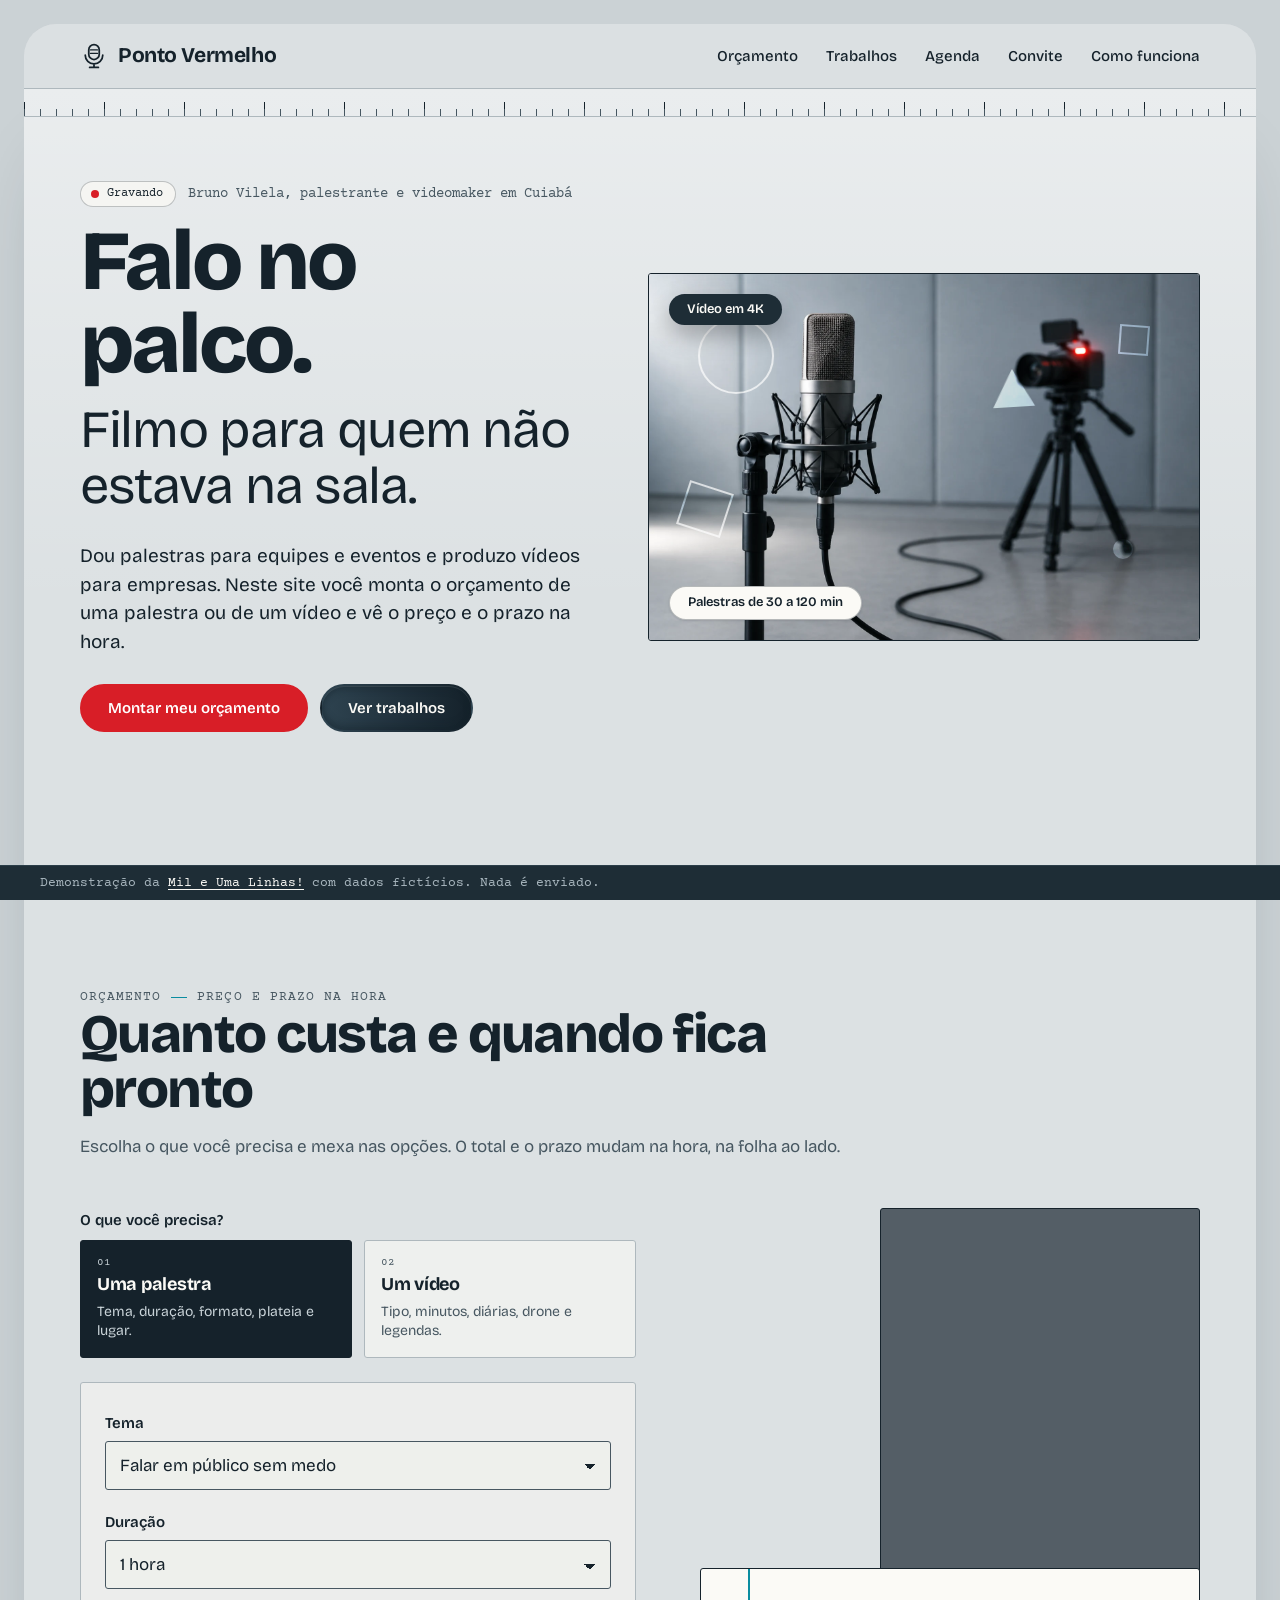
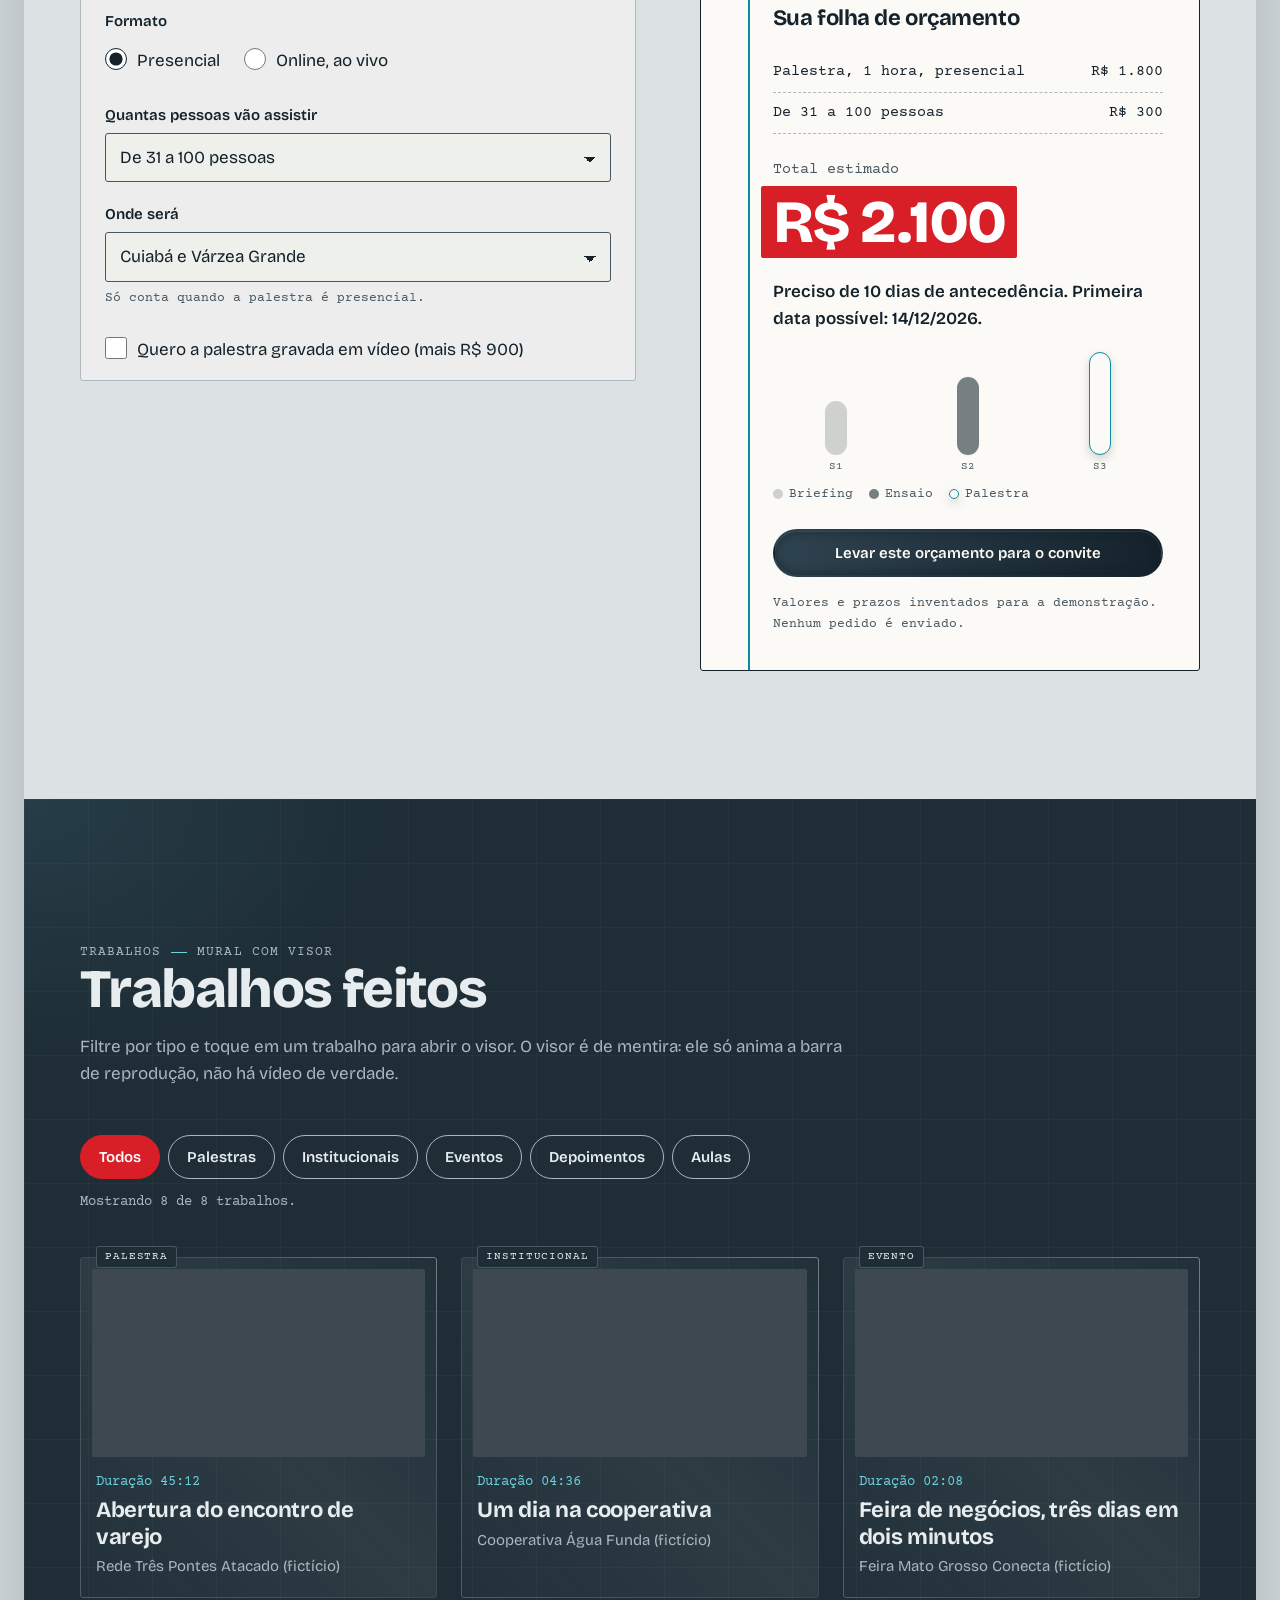
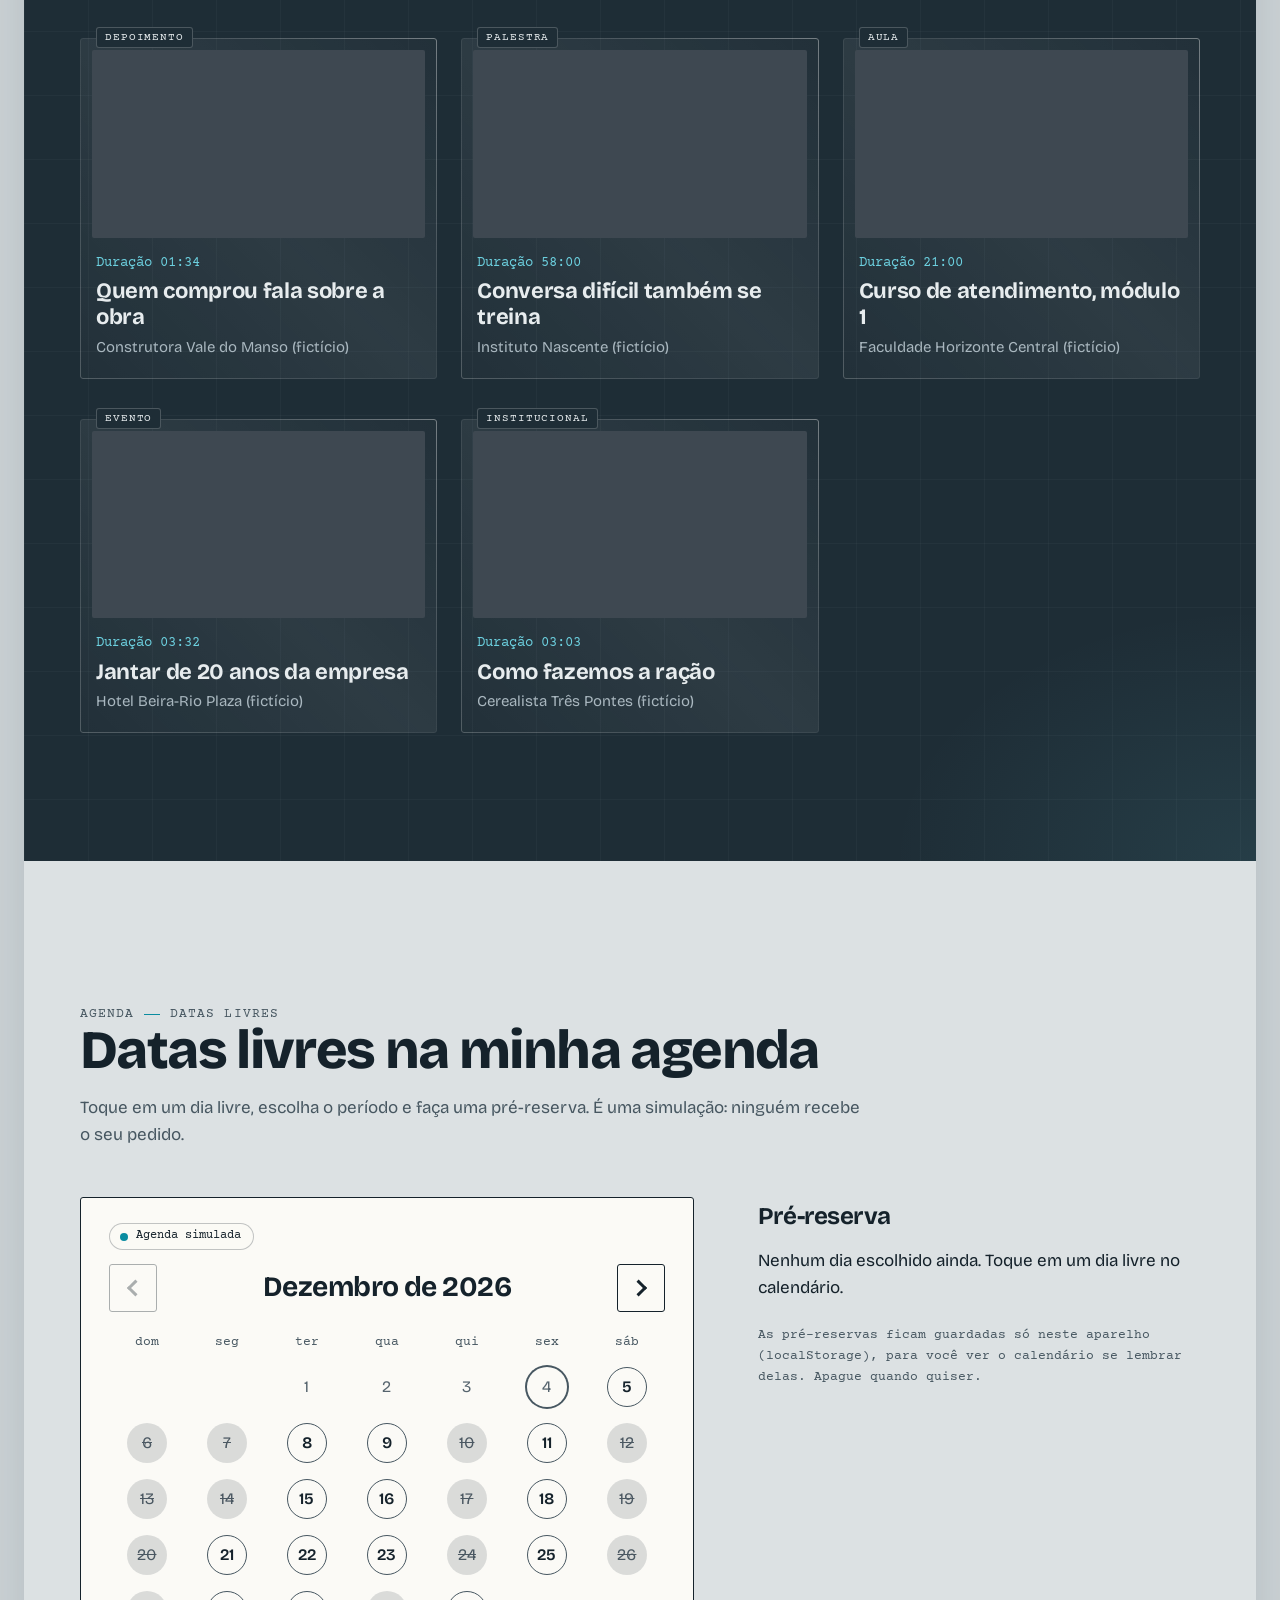
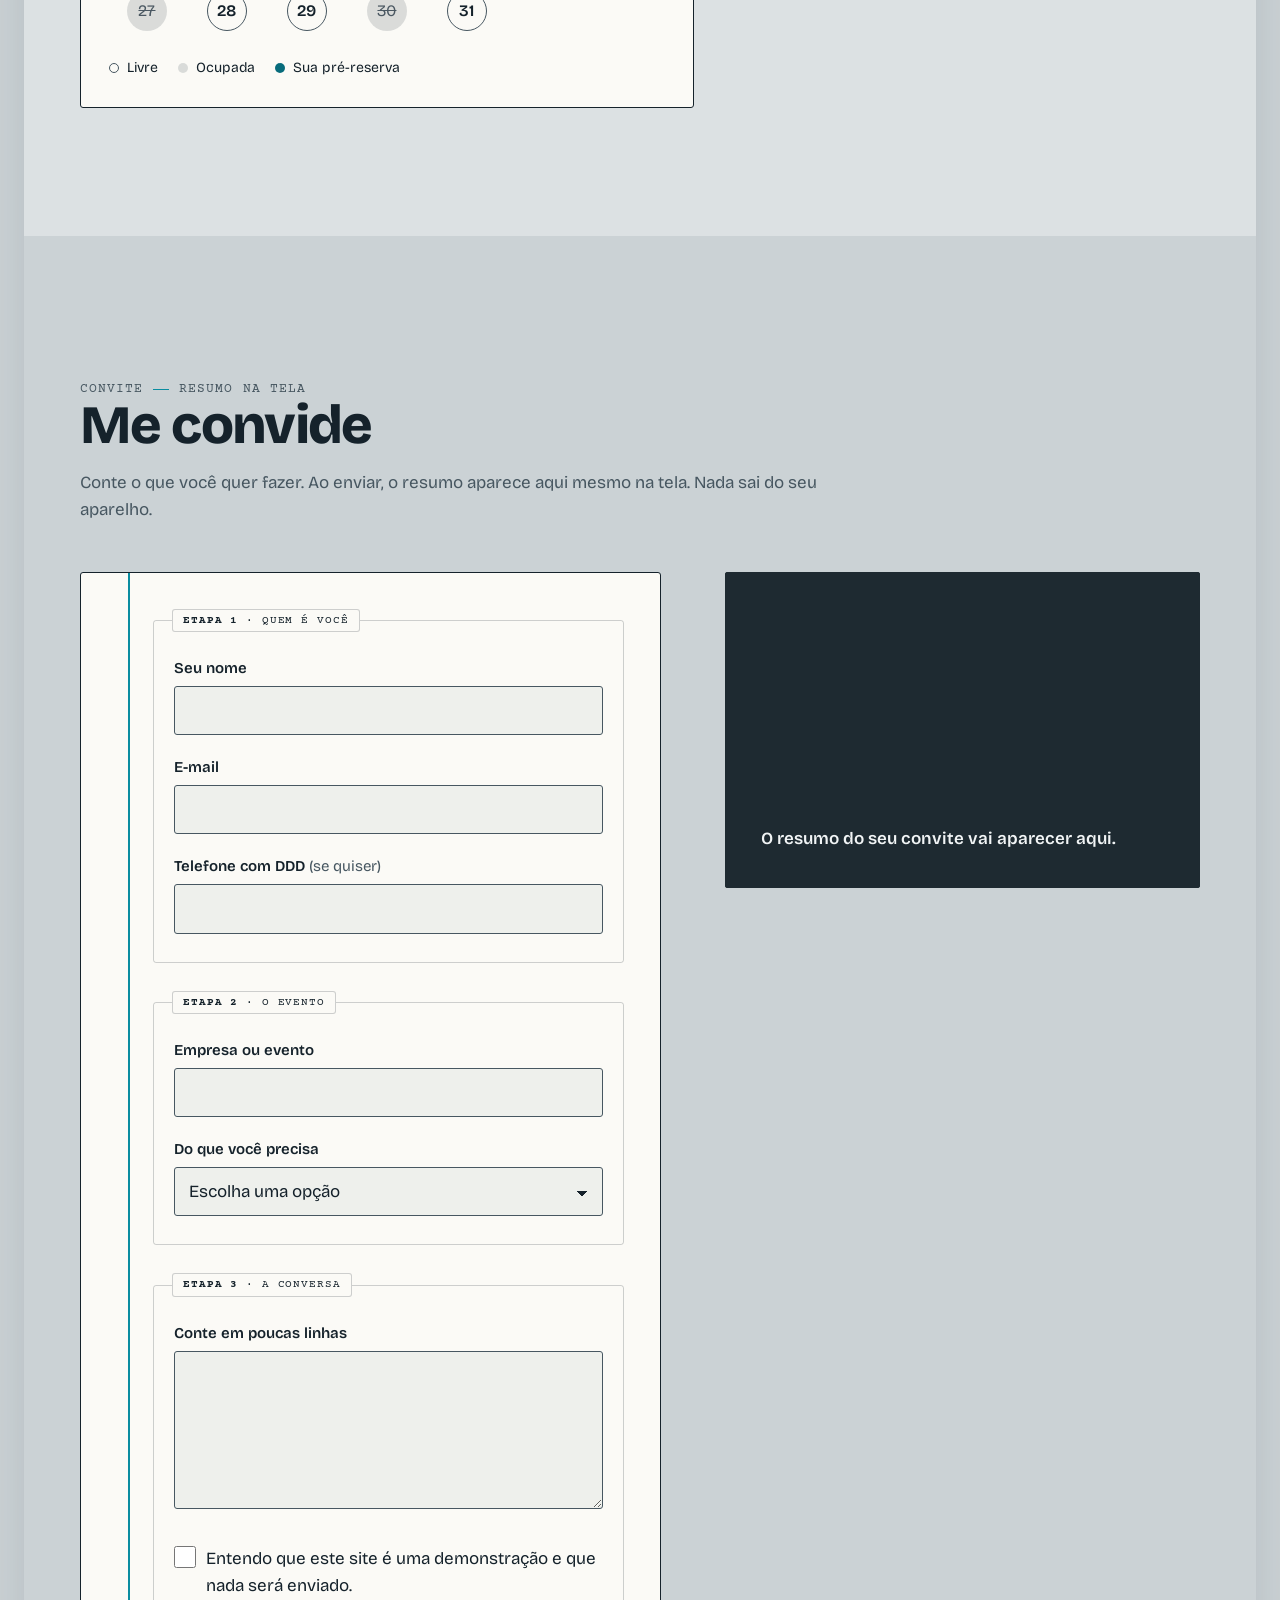
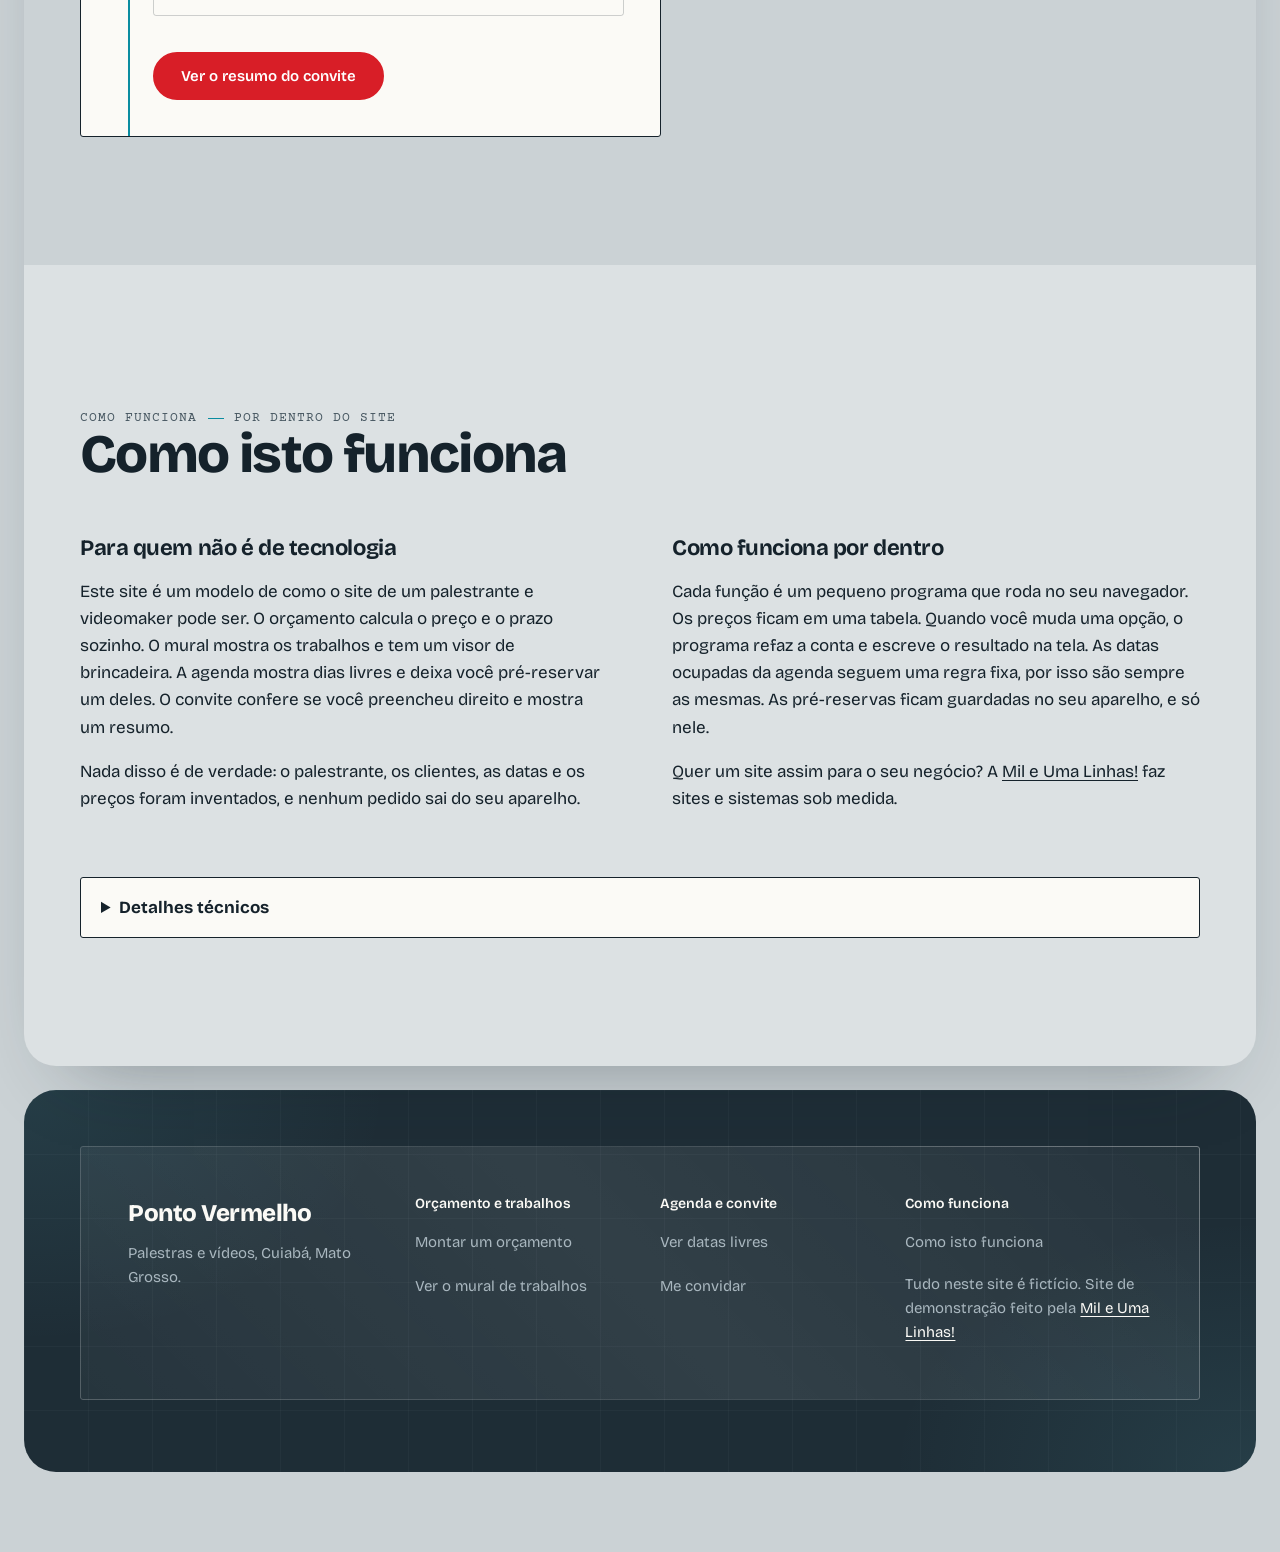
<file: index.html>
<!DOCTYPE html>
<html lang="pt-BR">
<head>
  <meta charset="utf-8">
  <meta name="viewport" content="width=device-width, initial-scale=1">
  <meta http-equiv="Content-Security-Policy" content="default-src 'self'; script-src 'self'; style-src 'self'; img-src 'self' data:; font-src 'self'; connect-src 'none'; object-src 'none'; base-uri 'self'; form-action 'none'">
  <title>Ponto Vermelho | Palestras e vídeos em Cuiabá</title>
  <meta name="description" content="Site de demonstração de um palestrante e videomaker fictício em Cuiabá: orçamento de palestra e de vídeo com preço e prazo na hora, mural de trabalhos com visor simulado, agenda de datas livres com pré-reserva e convite com resumo na tela. Feito pela Mil e Uma Linhas!.">
  <meta name="theme-color" content="#DCE1E3">
  <link rel="canonical" href="https://toshiro01001.github.io/palestrante/">
  <link rel="icon" href="favicon.svg" type="image/svg+xml">
  <link rel="preload" href="fonts/bricolage-grotesque-latin-wght-normal.woff2" as="font" type="font/woff2" crossorigin>
  <link rel="preload" href="fonts/courier-prime-latin-400-normal.woff2" as="font" type="font/woff2" crossorigin>
  <link rel="stylesheet" href="css/estilo.css">
</head>
<body>
  <a class="pular" href="#conteudo">Pular para o conteúdo</a>

  <header class="topo">
    <div class="miolo topo-miolo">
      <a class="marca" href="#inicio" aria-label="Ponto Vermelho, início">
        <svg class="marca-sinal" viewBox="0 0 32 32" aria-hidden="true" focusable="false">
          <rect x="10" y="3" width="12" height="17" rx="6" fill="none" stroke="currentColor" stroke-width="2"/>
          <path d="M6 15a10 10 0 0 0 20 0M16 25v4M11 29h10" fill="none" stroke="currentColor" stroke-width="2" stroke-linecap="round"/>
          <path d="M12 9h8M12 13h8" stroke="currentColor" stroke-width="1.5" stroke-linecap="round"/>
        </svg>
        <span class="marca-nome">Ponto Vermelho</span>
      </a>
      <button class="menu-botao" type="button" id="menu-botao" aria-expanded="false" aria-controls="menu">Menu</button>
      <nav class="menu" id="menu" aria-label="Seções do site">
        <ul>
          <li><a href="#orcamento">Orçamento</a></li>
          <li><a href="#trabalhos">Trabalhos</a></li>
          <li><a href="#agenda">Agenda</a></li>
          <li><a href="#convite">Convite</a></li>
          <li><a href="#como-funciona">Como funciona</a></li>
        </ul>
      </nav>
    </div>
  </header>

  <main id="conteudo">

    <section class="hero" id="inicio" aria-labelledby="titulo-hero">
      <div class="regua" aria-hidden="true"></div>
      <div class="miolo hero-miolo">
        <div class="hero-texto">
          <p class="hero-assinatura"><span class="status" aria-hidden="true"><span class="status-ponto"></span>Gravando</span><span>Bruno Vilela, palestrante e videomaker em Cuiabá</span></p>
          <h1 id="titulo-hero">Falo no palco. <span class="hero-frase2">Filmo para quem não estava na sala.</span></h1>
          <p class="hero-apoio">Dou palestras para equipes e eventos e produzo vídeos para empresas. Neste site você monta o orçamento de uma palestra ou de um vídeo e vê o preço e o prazo na hora.</p>
          <div class="hero-acoes">
            <a class="botao botao-principal" href="#orcamento">Montar meu orçamento</a>
            <a class="botao botao-contorno" href="#trabalhos">Ver trabalhos</a>
          </div>
        </div>
        <figure class="hero-moldura">
          <img class="hero-foto" src="img/hero.webp" width="1620" height="1080" alt="Microfone de estúdio em primeiro plano e, ao fundo, uma câmera sobre tripé com a luz vermelha de gravação acesa." decoding="async" fetchpriority="high">
          <div class="formas" aria-hidden="true">
            <span class="forma forma-circulo"></span>
            <span class="forma forma-quadrado"></span>
            <span class="forma forma-triangulo"></span>
            <span class="forma forma-ponto"></span>
            <span class="forma forma-moldura"></span>
          </div>
          <p class="selo selo-claro" aria-hidden="true">Palestras de 30 a 120 min</p>
          <p class="selo selo-escuro" aria-hidden="true">Vídeo em 4K</p>
        </figure>
      </div>
    </section>

    <section class="secao" id="orcamento" aria-labelledby="titulo-orcamento">
      <div class="miolo">
        <header class="cabeca">
          <p class="sobretitulo"><span>Orçamento</span><span class="sobretitulo-traco" aria-hidden="true"></span><span>Preço e prazo na hora</span></p>
          <h2 id="titulo-orcamento">Quanto custa e quando fica pronto</h2>
          <p>Escolha o que você precisa e mexa nas opções. O total e o prazo mudam na hora, na folha ao lado.</p>
        </header>

        <div class="orc">
          <form class="orc-form" id="orc-form" novalidate>
            <fieldset class="escolha" id="orc-tipo">
              <legend>O que você precisa?</legend>
              <label class="escolha-item"><input type="radio" name="servico" value="palestra" checked><span class="escolha-tile"><span class="escolha-indice" aria-hidden="true">01</span><span class="escolha-titulo">Uma palestra</span><span class="escolha-texto">Tema, duração, formato, plateia e lugar.</span></span></label>
              <label class="escolha-item"><input type="radio" name="servico" value="video"><span class="escolha-tile"><span class="escolha-indice" aria-hidden="true">02</span><span class="escolha-titulo">Um vídeo</span><span class="escolha-texto">Tipo, minutos, diárias, drone e legendas.</span></span></label>
            </fieldset>

            <div id="bloco-palestra" class="bloco">
              <div class="campo">
                <label for="p-tema">Tema</label>
                <select id="p-tema" name="tema"></select>
              </div>
              <div class="campo">
                <label for="p-duracao">Duração</label>
                <select id="p-duracao" name="duracao"></select>
              </div>
              <fieldset class="campo campo-radios">
                <legend>Formato</legend>
                <label class="radio"><input type="radio" name="formato" value="presencial" checked><span>Presencial</span></label>
                <label class="radio"><input type="radio" name="formato" value="online"><span>Online, ao vivo</span></label>
              </fieldset>
              <div class="campo">
                <label for="p-plateia">Quantas pessoas vão assistir</label>
                <select id="p-plateia" name="plateia"></select>
              </div>
              <div class="campo">
                <label for="p-desloc">Onde será</label>
                <select id="p-desloc" name="deslocamento"></select>
                <p class="campo-nota" id="p-desloc-nota">Só conta quando a palestra é presencial.</p>
              </div>
              <label class="marcar"><input type="checkbox" id="p-gravar" name="gravar"><span>Quero a palestra gravada em vídeo (mais R$&nbsp;900)</span></label>
            </div>

            <div id="bloco-video" class="bloco" hidden>
              <div class="campo">
                <label for="v-tipo">Tipo de vídeo</label>
                <select id="v-tipo" name="vtipo"></select>
              </div>
              <div class="campo">
                <label for="v-min">Minutos do vídeo pronto</label>
                <input id="v-min" name="vmin" type="number" inputmode="numeric" min="1" max="30" value="3">
                <p class="campo-nota" id="v-min-nota">De 1 a 30 minutos.</p>
              </div>
              <div class="campo">
                <label for="v-diarias">Dias de gravação</label>
                <select id="v-diarias" name="vdiarias"></select>
                <p class="campo-nota">Cada dia de gravação é uma diária de câmera e áudio.</p>
              </div>
              <label class="marcar"><input type="checkbox" id="v-drone" name="vdrone"><span>Imagens de drone (mais R$&nbsp;650 por diária)</span></label>
              <label class="marcar"><input type="checkbox" id="v-legenda" name="vlegenda" checked><span>Legendas no vídeo (R$&nbsp;18 por minuto)</span></label>
            </div>
          </form>

          <div class="orc-lado">
          <figure class="orc-foto">
            <img src="img/bruno-palco.webp" width="1152" height="1440" alt="Palestrante de perfil, em contraluz, segurando um microfone no canto de um palco escuro, com o cabo do microfone ondulando no chão cinza." loading="lazy" decoding="async">
          </figure>
          <aside class="folha" aria-labelledby="folha-titulo">
            <h3 id="folha-titulo">Sua folha de orçamento</h3>
            <div id="orc-resultado" aria-live="polite" aria-atomic="true">
              <ul class="folha-linhas" id="orc-linhas"></ul>
              <p class="folha-total-rotulo">Total estimado</p>
              <p class="folha-total" id="orc-total">R$ 0</p>
              <p class="folha-prazo" id="orc-prazo"></p>
            </div>
            <div class="barras" id="orc-barras" role="img" aria-label="">
              <div class="barras-grade" id="orc-barras-grade"></div>
              <ul class="barras-legenda" aria-hidden="true">
                <li><span class="barras-ponto fase-1"></span><span id="orc-fase-1">Gravação</span></li>
                <li><span class="barras-ponto fase-2"></span><span id="orc-fase-2">Edição</span></li>
                <li><span class="barras-ponto fase-3"></span><span id="orc-fase-3">Revisão</span></li>
                <li><span class="barras-ponto fase-4"></span><span id="orc-fase-4">Entrega</span></li>
              </ul>
            </div>
            <button class="botao botao-contorno" type="button" id="orc-levar">Levar este orçamento para o convite</button>
            <p class="folha-aviso">Valores e prazos inventados para a demonstração. Nenhum pedido é enviado.</p>
          </aside>
          </div>
        </div>
      </div>
    </section>

    <section class="secao secao-escura" id="trabalhos" aria-labelledby="titulo-trabalhos">
      <div class="miolo">
        <header class="cabeca">
          <p class="sobretitulo"><span>Trabalhos</span><span class="sobretitulo-traco" aria-hidden="true"></span><span>Mural com visor</span></p>
          <h2 id="titulo-trabalhos">Trabalhos feitos</h2>
          <p>Filtre por tipo e toque em um trabalho para abrir o visor. O visor é de mentira: ele só anima a barra de reprodução, não há vídeo de verdade.</p>
        </header>

        <div class="filtros" id="filtros" role="group" aria-label="Filtrar trabalhos por tipo"></div>
        <p class="filtro-contagem" id="filtro-contagem" aria-live="polite"></p>
        <ul class="mural" id="mural"></ul>
      </div>
    </section>

    <section class="secao" id="agenda" aria-labelledby="titulo-agenda">
      <div class="miolo">
        <header class="cabeca">
          <p class="sobretitulo"><span>Agenda</span><span class="sobretitulo-traco" aria-hidden="true"></span><span>Datas livres</span></p>
          <h2 id="titulo-agenda">Datas livres na minha agenda</h2>
          <p>Toque em um dia livre, escolha o período e faça uma pré-reserva. É uma simulação: ninguém recebe o seu pedido.</p>
        </header>

        <div class="agenda">
          <div class="cal" id="cal">
            <p class="status status-cal" aria-hidden="true"><span class="status-ponto"></span>Agenda simulada</p>
            <div class="cal-topo">
              <button class="cal-seta" type="button" id="cal-ant" aria-label="Mês anterior">&lsaquo;</button>
              <h3 class="cal-mes" id="cal-mes" aria-live="polite"></h3>
              <button class="cal-seta" type="button" id="cal-prox" aria-label="Próximo mês">&rsaquo;</button>
            </div>
            <div class="cal-grade" id="cal-grade" role="group" aria-labelledby="cal-mes"></div>
            <ul class="cal-legenda" aria-label="Legenda do calendário">
              <li><span class="amostra amostra-livre" aria-hidden="true"></span>Livre</li>
              <li><span class="amostra amostra-cheia" aria-hidden="true"></span>Ocupada</li>
              <li><span class="amostra amostra-minha" aria-hidden="true"></span>Sua pré-reserva</li>
            </ul>
          </div>

          <div class="reserva">
            <h3>Pré-reserva</h3>
            <p id="reserva-vazio">Nenhum dia escolhido ainda. Toque em um dia livre no calendário.</p>
            <form id="reserva-form" hidden novalidate>
              <p class="reserva-data" id="reserva-data"></p>
              <fieldset class="campo campo-radios">
                <legend>Período</legend>
                <label class="radio"><input type="radio" name="periodo" value="manhã" checked><span>Manhã</span></label>
                <label class="radio"><input type="radio" name="periodo" value="tarde"><span>Tarde</span></label>
                <label class="radio"><input type="radio" name="periodo" value="noite"><span>Noite</span></label>
              </fieldset>
              <button class="botao botao-tinta" type="submit">Pré-reservar este dia</button>
            </form>
            <p class="reserva-ok" id="reserva-ok" role="status" hidden></p>
            <div class="reserva-lista" id="reserva-lista-bloco" hidden>
              <h4>Suas pré-reservas neste navegador</h4>
              <ul id="reserva-lista"></ul>
              <button class="botao botao-contorno" type="button" id="reserva-limpar">Apagar todas</button>
            </div>
            <p class="reserva-aviso">As pré-reservas ficam guardadas só neste aparelho (localStorage), para você ver o calendário se lembrar delas. Apague quando quiser.</p>
          </div>
        </div>
      </div>
    </section>

    <section class="secao secao-folha" id="convite" aria-labelledby="titulo-convite">
      <div class="miolo">
        <header class="cabeca">
          <p class="sobretitulo"><span>Convite</span><span class="sobretitulo-traco" aria-hidden="true"></span><span>Resumo na tela</span></p>
          <h2 id="titulo-convite">Me convide</h2>
          <p>Conte o que você quer fazer. Ao enviar, o resumo aparece aqui mesmo na tela. Nada sai do seu aparelho.</p>
        </header>

        <div class="convite">
          <form class="convite-form folha-papel" id="convite-form" novalidate>
            <fieldset class="etapa">
            <legend><span class="etapa-num">Etapa 1</span> · Quem é você</legend>
            <div class="campo">
              <label for="c-nome">Seu nome</label>
              <input id="c-nome" name="nome" type="text" autocomplete="name" aria-describedby="e-nome">
              <p class="erro" id="e-nome" hidden></p>
            </div>
            <div class="campo">
              <label for="c-email">E-mail</label>
              <input id="c-email" name="email" type="email" autocomplete="email" inputmode="email" aria-describedby="e-email">
              <p class="erro" id="e-email" hidden></p>
            </div>
            <div class="campo">
              <label for="c-tel">Telefone com DDD <span class="opcional">(se quiser)</span></label>
              <input id="c-tel" name="tel" type="tel" autocomplete="tel" inputmode="tel" aria-describedby="e-tel">
              <p class="erro" id="e-tel" hidden></p>
            </div>
            </fieldset>
            <fieldset class="etapa">
            <legend><span class="etapa-num">Etapa 2</span> · O evento</legend>
            <div class="campo">
              <label for="c-empresa">Empresa ou evento</label>
              <input id="c-empresa" name="empresa" type="text" autocomplete="organization" aria-describedby="e-empresa">
              <p class="erro" id="e-empresa" hidden></p>
            </div>
            <div class="campo">
              <label for="c-assunto">Do que você precisa</label>
              <select id="c-assunto" name="assunto" aria-describedby="e-assunto">
                <option value="">Escolha uma opção</option>
                <option value="uma palestra">Uma palestra</option>
                <option value="um vídeo">Um vídeo</option>
                <option value="uma palestra e um vídeo">Uma palestra e um vídeo</option>
              </select>
              <p class="erro" id="e-assunto" hidden></p>
            </div>
            </fieldset>
            <fieldset class="etapa">
            <legend><span class="etapa-num">Etapa 3</span> · A conversa</legend>
            <div class="campo">
              <label for="c-mensagem">Conte em poucas linhas</label>
              <textarea id="c-mensagem" name="mensagem" rows="5" aria-describedby="e-mensagem"></textarea>
              <p class="erro" id="e-mensagem" hidden></p>
            </div>
            <label class="marcar"><input type="checkbox" id="c-aceite" name="aceite" aria-describedby="e-aceite"><span>Entendo que este site é uma demonstração e que nada será enviado.</span></label>
            <p class="erro" id="e-aceite" hidden></p>
            </fieldset>
            <button class="botao botao-principal" type="submit">Ver o resumo do convite</button>
          </form>

          <div class="resumo" id="resumo" tabindex="-1" aria-live="polite">
            <figure class="resumo-foto">
              <img src="img/bastidores-edicao.webp" width="1456" height="970" alt="Mesa de edição de vídeo em sala escura: dois monitores com linha do tempo desfocada, teclado, fones e uma luz vermelha pequena acesa em um aparelho." loading="lazy" decoding="async">
            </figure>
            <p class="resumo-vazio" id="resumo-vazio">O resumo do seu convite vai aparecer aqui.</p>
            <div id="resumo-corpo" hidden>
              <h3>Resumo do convite</h3>
              <p class="resumo-selo">Simulação: nada foi enviado</p>
              <dl id="resumo-lista"></dl>
              <button class="botao botao-contorno" type="button" id="resumo-novo">Fazer outro convite</button>
            </div>
          </div>
        </div>
      </div>
    </section>

    <section class="secao secao-como" id="como-funciona" aria-labelledby="titulo-como">
      <div class="miolo como">
        <header class="cabeca">
          <p class="sobretitulo"><span>Como funciona</span><span class="sobretitulo-traco" aria-hidden="true"></span><span>Por dentro do site</span></p>
          <h2 id="titulo-como">Como isto funciona</h2>
        </header>
        <div class="como-colunas">
          <div>
            <h3>Para quem não é de tecnologia</h3>
            <p>Este site é um modelo de como o site de um palestrante e videomaker pode ser. O orçamento calcula o preço e o prazo sozinho. O mural mostra os trabalhos e tem um visor de brincadeira. A agenda mostra dias livres e deixa você pré-reservar um deles. O convite confere se você preencheu direito e mostra um resumo.</p>
            <p>Nada disso é de verdade: o palestrante, os clientes, as datas e os preços foram inventados, e nenhum pedido sai do seu aparelho.</p>
          </div>
          <div>
            <h3>Como funciona por dentro</h3>
            <p>Cada função é um pequeno programa que roda no seu navegador. Os preços ficam em uma tabela. Quando você muda uma opção, o programa refaz a conta e escreve o resultado na tela. As datas ocupadas da agenda seguem uma regra fixa, por isso são sempre as mesmas. As pré-reservas ficam guardadas no seu aparelho, e só nele.</p>
            <p>Quer um site assim para o seu negócio? A <a href="https://mileumalinhas.com.br">Mil e Uma Linhas!</a> faz sites e sistemas sob medida.</p>
          </div>
        </div>
        <details class="tecnico">
          <summary>Detalhes técnicos</summary>
          <ul>
            <li>HTML, CSS e JavaScript puros. Sem framework, sem CDN, sem analytics e sem fonte externa.</li>
            <li>Fontes locais em <code>fonts/</code>: Bricolage Grotesque (títulos e texto) e Courier Prime (tempos e rótulos), ambas com licença SIL OFL.</li>
            <li>Política de segurança de conteúdo (CSP) restritiva: <code>default-src 'self'</code>, sem script nem estilo embutido, <code>connect-src 'none'</code> e <code>form-action 'none'</code>.</li>
            <li>Preços e trabalhos em <code>js/dados.js</code>; a lógica em <code>js/app.js</code>. As contas são funções puras que recebem as escolhas e devolvem total e prazo.</li>
            <li>O visor do mural é um <code>&lt;dialog&gt;</code> com um controle deslizante e um relógio simulado. Não existe arquivo de vídeo.</li>
            <li>O único dado guardado é a lista de pré-reservas, em <code>localStorage</code> com a chave <code>pv-prereservas</code>.</li>
            <li>Testes automatizados com Playwright em <code>tests/site.cjs</code> (computador, iPhone 13 e 320 px).</li>
          </ul>
        </details>
      </div>
    </section>
  </main>

  <footer class="rodape">
    <div class="miolo">
      <div class="rodape-cartao vidro">
        <div class="rodape-col">
          <p class="rodape-nome">Ponto Vermelho</p>
          <p>Palestras e vídeos, Cuiabá, Mato Grosso.</p>
        </div>
        <nav class="rodape-col" aria-labelledby="rodape-t1">
          <h2 class="rodape-titulo" id="rodape-t1">Orçamento e trabalhos</h2>
          <ul>
            <li><a href="#orcamento">Montar um orçamento</a></li>
            <li><a href="#trabalhos">Ver o mural de trabalhos</a></li>
          </ul>
        </nav>
        <nav class="rodape-col" aria-labelledby="rodape-t2">
          <h2 class="rodape-titulo" id="rodape-t2">Agenda e convite</h2>
          <ul>
            <li><a href="#agenda">Ver datas livres</a></li>
            <li><a href="#convite">Me convidar</a></li>
          </ul>
        </nav>
        <div class="rodape-col">
          <h2 class="rodape-titulo">Como funciona</h2>
          <ul>
            <li><a href="#como-funciona">Como isto funciona</a></li>
          </ul>
          <p>Tudo neste site é fictício. Site de demonstração feito pela <a href="https://mileumalinhas.com.br">Mil e Uma Linhas!</a></p>
        </div>
      </div>
    </div>
  </footer>

  <p class="faixa-demo">Demonstração da <a href="https://mileumalinhas.com.br">Mil e Uma Linhas!</a> com dados fictícios. Nada é enviado.</p>

  <dialog class="visor" id="visor" aria-labelledby="visor-titulo">
    <div class="visor-caixa">
      <button class="visor-fechar" type="button" id="visor-fechar">Fechar</button>
      <h3 id="visor-titulo"></h3>
      <p class="visor-meta" id="visor-meta"></p>
      <div class="visor-tela">
        <span class="visor-pontos" aria-hidden="true"></span>
        <div class="visor-janela">
          <img id="visor-img" src="img/hero.webp" alt="" width="1456" height="816" decoding="async">
          <span class="visor-tempo" id="visor-tempo">00:00 / 00:00</span>
        </div>
        <div class="visor-linha" aria-hidden="true">
          <div class="visor-clipes"></div>
          <div class="visor-cabeca" id="visor-cabeca"></div>
        </div>
      </div>
      <div class="visor-controles">
        <button class="botao botao-contorno" type="button" id="visor-play">Reproduzir</button>
        <button class="botao botao-contorno" type="button" id="visor-reiniciar">Voltar ao início</button>
        <label class="visor-pos"><span class="so-leitor">Posição do vídeo</span><input type="range" id="visor-pos" min="0" max="1000" value="0"></label>
      </div>
      <p class="visor-nota" id="visor-nota"></p>
      <p class="visor-aviso">Visor de demonstração: a barra anda sozinha, mas não existe vídeo por trás.</p>
    </div>
  </dialog>

  <script src="js/dados.js"></script>
  <script src="js/app.js"></script>
</body>
</html>
</file>
<file: css/estilo.css>
/* Ponto Vermelho: identidade em docs/identidade.md.
   Regra do vermelho (a luz de tally): aparece em um lugar por tela, o que está "ao vivo" naquele momento. */

@font-face { font-family: "Bricolage"; src: url("../fonts/bricolage-grotesque-latin-wght-normal.woff2") format("woff2"); font-weight: 200 800; font-style: normal; font-display: swap; }
@font-face { font-family: "Courier Prime"; src: url("../fonts/courier-prime-latin-400-normal.woff2") format("woff2"); font-weight: 400; font-style: normal; font-display: swap; }
@font-face { font-family: "Courier Prime"; src: url("../fonts/courier-prime-latin-700-normal.woff2") format("woff2"); font-weight: 700; font-style: normal; font-display: swap; }

:root {
  --parede: #DCE1E3;
  --parede-2: #CBD2D5;
  --folha: #FBFAF6;
  --campo: #EEF0EC;
  --tinta: #15222B;
  --tinta-2: #475761;
  --cabo: #1E2D36;
  --cabo-2: #2B3E49;
  --tally: #D81E27;
  --tally-escuro: #B3141C;
  --ciano: #0A8CA0;
  --ciano-claro: #6CD0DF;
  --prata: #A9B7BF;
  --linha: #AEB8BD;
  --erro: #A3121A;
  --moldura: #CBD2D5;
  --grade-64: url("data:image/svg+xml,%3Csvg xmlns='http://www.w3.org/2000/svg' width='64' height='64'%3E%3Cpath d='M64 0H0V64' fill='none' stroke='%23fff' stroke-opacity='.05' stroke-width='1'/%3E%3C/svg%3E");
  --vidro: linear-gradient(225deg, rgba(255,255,255,0) 0%, rgba(255,255,255,.05) 50%, rgba(255,255,255,0) 100%);
  --vidro-borda: linear-gradient(225deg, rgba(255,255,255,.38) 0%, rgba(255,255,255,.06) 45%, rgba(255,255,255,.22) 100%);

  --texto: "Bricolage", "Segoe UI", system-ui, sans-serif;
  --pauta: "Courier Prime", "Courier New", monospace;

  --margem: 20px;
  --raio: 3px;
  --u: 8px;
}
@media (min-width: 760px) { :root { --margem: 40px; } }

*, *::before, *::after { box-sizing: border-box; }
html { scroll-behavior: smooth; scroll-padding-top: 88px; scroll-padding-bottom: 72px; -webkit-text-size-adjust: 100%; }
@media (prefers-reduced-motion: reduce) { html { scroll-behavior: auto; } }
body {
  margin: 0; padding-bottom: 56px;
  background: var(--parede); color: var(--tinta);
  font-family: var(--texto); font-size: 1.0625rem; line-height: 1.6; font-weight: 400;
  overflow-wrap: break-word;
}
img { max-width: 100%; height: auto; display: block; }
a { color: inherit; text-underline-offset: 3px; text-decoration-thickness: 1px; }
a:hover { text-decoration-thickness: 2px; }
h1, h2, h3, h4 { font-weight: 700; letter-spacing: -0.02em; margin: 0; }
p { margin: 0 0 1em; }
code { font-family: var(--pauta); font-size: 0.9em; background: var(--campo); padding: 1px 5px; border-radius: 2px; }
.secao-escura code, .rodape code { background: var(--cabo-2); }

:focus-visible { outline: 3px solid var(--ciano); outline-offset: 3px; }
.secao-escura :focus-visible, .rodape :focus-visible, .visor :focus-visible { outline-color: var(--ciano-claro); }

.pular { position: absolute; left: 12px; top: -80px; background: var(--tinta); color: var(--folha); padding: 10px 16px; z-index: 100; border-radius: var(--raio); }
.pular:focus { top: 12px; }
.so-leitor { position: absolute; width: 1px; height: 1px; overflow: hidden; clip-path: inset(50%); white-space: nowrap; }

.miolo { width: 100%; max-width: 1200px; margin: 0 auto; padding-left: var(--margem); padding-right: var(--margem); }

/* Main card (Future UI): a partir de 1200px a página vive em um cartão Parede de cantos de 2rem,
   com um brilho branco no topo, sobre uma margem um pouco mais escura. No celular a moldura some. */
main { position: relative; }
main > section { position: relative; z-index: 1; }
@media (min-width: 1200px) {
  body { background: var(--moldura); padding: 24px 24px 80px; }
  .topo { border-radius: 2rem 2rem 0 0; }
  main { background: var(--parede); border-radius: 0 0 2rem 2rem; overflow: clip; box-shadow: 0 40px 80px -48px rgba(21, 34, 43, 0.45); }
  main::before { content: ""; position: absolute; left: 0; right: 0; top: 0; height: 520px; z-index: 0; pointer-events: none; background: linear-gradient(180deg, rgba(255, 255, 255, 0.4), rgba(255, 255, 255, 0) 100%); }
  .rodape { margin-top: 24px; border-radius: 2rem; overflow: clip; }
}

/* Page grid (Fluxora): grade de 64px quase invisível e dois brilhos ciano nos cantos, nos blocos em Cabo */
.secao-escura, .resumo.resumo-cheio, .rodape {
  background-color: var(--cabo);
  background-image:
    radial-gradient(520px 360px at 0% 0%, rgba(108, 208, 223, 0.10), rgba(108, 208, 223, 0) 70%),
    radial-gradient(520px 360px at 100% 100%, rgba(108, 208, 223, 0.10), rgba(108, 208, 223, 0) 70%),
    var(--grade-64);
  background-size: auto, auto, 64px 64px;
}

/* Glass card (Fluxora): fundo em vidro a 225 graus e borda de 1px em degradê via máscara */
.vidro, .cartao { position: relative; background-image: var(--vidro); }
.vidro::before, .cartao::before {
  content: ""; position: absolute; inset: 0; border-radius: inherit; padding: 1px; pointer-events: none;
  background: var(--vidro-borda);
  -webkit-mask: linear-gradient(#000 0 0) content-box, linear-gradient(#000 0 0);
  -webkit-mask-composite: xor; mask-composite: exclude;
}

/* Status pill (Fluxora): ponto pulsando + rótulo em Courier */
.status { display: inline-flex; align-items: center; gap: 8px; flex: none; font-family: var(--pauta); font-size: 0.75rem; line-height: 1.2; color: var(--tinta); padding: 5px 12px 5px 10px; border-radius: 999px; border: 1px solid rgba(21, 34, 43, 0.25); background: rgba(251, 250, 246, 0.7); }
.status-ponto { position: relative; width: 8px; height: 8px; border-radius: 50%; background: var(--tally); flex: none; }
.status-ponto::after { content: ""; position: absolute; inset: 0; border-radius: 50%; background: inherit; opacity: 0; }
.status-cal .status-ponto { background: var(--ciano); }
@media (prefers-reduced-motion: no-preference) {
  .status-ponto::after { animation: pulso 2s cubic-bezier(0, 0, 0.2, 1) infinite; }
}
@keyframes pulso { 0% { transform: scale(1); opacity: 0.6; } 80%, 100% { transform: scale(2.6); opacity: 0; } }

/* Eyebrow pair (Future UI): rótulo + traço de 16px + frase, em Courier caixa alta */
.sobretitulo { display: flex; flex-wrap: wrap; align-items: center; gap: 4px 10px; margin: 0 0 18px; font-family: var(--pauta); font-size: 0.8125rem; line-height: 1.4; letter-spacing: 0.08em; text-transform: uppercase; color: var(--tinta-2); }
.sobretitulo-traco { width: 16px; height: 1px; background: var(--ciano); flex: none; }
.secao-escura .sobretitulo { color: var(--prata); }
.secao-escura .sobretitulo-traco { background: var(--ciano-claro); }

/* Faixa de demonstração: fixa na base, discreta e sempre à vista */
.faixa-demo {
  position: fixed; left: 0; right: 0; bottom: 0; z-index: 60; margin: 0;
  background: var(--cabo); color: var(--prata);
  font-family: var(--pauta); font-size: 0.8125rem; line-height: 1.4;
  padding: 8px var(--margem); border-top: 1px solid var(--cabo-2);
}
.faixa-demo a { color: var(--folha); }

/* Topo */
.topo { position: sticky; top: 0; z-index: 40; background: rgba(220, 225, 227, 0.94); backdrop-filter: blur(8px); border-bottom: 1px solid var(--linha); }
.topo-miolo { display: flex; align-items: center; justify-content: space-between; gap: 12px; min-height: 64px; flex-wrap: wrap; }
.marca { display: inline-flex; align-items: center; gap: 10px; text-decoration: none; color: var(--tinta); }
.marca-sinal { width: 28px; height: 28px; flex: none; }
.marca-nome { font-size: 1.3125rem; font-weight: 700; letter-spacing: -0.02em; }
.menu-botao { font: inherit; font-family: var(--pauta); font-size: 0.9375rem; background: transparent; color: var(--tinta); border: 1.5px solid var(--tinta); border-radius: var(--raio); padding: 8px 16px; min-height: 44px; cursor: pointer; }
.menu { display: none; width: 100%; padding-bottom: 12px; }
.menu.aberto { display: block; }
.menu ul { list-style: none; margin: 0; padding: 0; display: grid; }
.menu a { display: block; padding: 12px 0; border-top: 1px solid var(--linha); text-decoration: none; font-weight: 500; }
.menu a:hover { text-decoration: underline; }
@media (min-width: 900px) {
  .menu-botao { display: none; }
  .menu { display: block; width: auto; padding: 0; }
  .menu ul { display: flex; gap: 28px; }
  .menu a { border: 0; padding: 8px 0; font-size: 0.9375rem; }
}

/* Botões */
.botao { position: relative; isolation: isolate; overflow: hidden; display: inline-flex; align-items: center; justify-content: center; min-height: 48px; padding: 12px 26px; font: inherit; font-size: 0.9375rem; font-weight: 600; line-height: 1.2; text-align: center; text-decoration: none; border-radius: 999px; border: 2px solid transparent; cursor: pointer; transition: background-color 150ms, color 150ms, border-color 150ms; }
.botao:disabled { opacity: 0.45; cursor: not-allowed; }
/* Tally: chapado e único por tela */
.botao-principal { background: var(--tally); color: #fff; border-color: var(--tally); }
.botao-principal:hover { background: var(--tally-escuro); border-color: var(--tally-escuro); }
/* Primary button (Future UI): pílula em degradê de Tinta, sombras internas e véu branco que sobe no hover */
.botao-tinta, .botao-contorno {
  color: var(--folha); border-color: transparent;
  background: linear-gradient(90deg, #2E4350 0%, var(--tinta) 100%);
  box-shadow: inset 0 4px 6px rgba(21, 34, 43, 0.35), inset 0 -5px 6px rgba(21, 34, 43, 0.35), inset 0 1px 0 rgba(255, 255, 255, 0.14);
}
.botao-tinta::after, .botao-contorno::after { content: ""; position: absolute; inset: 0; z-index: -1; background: rgba(255, 255, 255, 0.1); transform: translateY(100%); transition: transform 300ms cubic-bezier(0.4, 0, 0.2, 1); }
@media (hover: hover) {
  .botao-tinta:hover:not(:disabled)::after, .botao-contorno:hover:not(:disabled)::after { transform: translateY(0); }
}
/* Nos blocos escuros o botão secundário continua em contorno claro */
.secao-escura .botao-contorno, .visor .botao-contorno, .resumo .botao-contorno { background: transparent; box-shadow: none; color: var(--folha); border-color: var(--prata); }
.secao-escura .botao-contorno:hover, .visor .botao-contorno:hover, .resumo .botao-contorno:hover { background: var(--folha); color: var(--tinta); border-color: var(--folha); }
.visor .botao-contorno[data-tocando="true"] { background: var(--folha); color: var(--tinta); border-color: var(--folha); }

/* Hero */
.regua { height: 28px; border-bottom: 1px solid var(--linha); background:
  repeating-linear-gradient(90deg, var(--tinta-2) 0 1px, transparent 1px 16px) 0 100% / 100% 7px no-repeat,
  repeating-linear-gradient(90deg, var(--tinta) 0 1px, transparent 1px 80px) 0 100% / 100% 14px no-repeat; }
.hero-miolo { display: grid; gap: 32px; padding-top: 28px; padding-bottom: 72px; align-items: center; }
.hero-assinatura { display: flex; flex-wrap: wrap; align-items: center; gap: 8px 12px; font-family: var(--pauta); font-size: 0.875rem; color: var(--tinta-2); margin-bottom: 14px; }
.hero h1 { font-size: clamp(2.5rem, 8.5vw, 5.25rem); line-height: 0.98; letter-spacing: -0.035em; font-weight: 800; }
.hero-frase2 { display: block; font-weight: 400; font-size: 0.62em; line-height: 1.08; letter-spacing: -0.025em; margin-top: 16px; color: var(--tinta); }
.hero-apoio { font-size: 1.0625rem; line-height: 1.5; max-width: 34em; margin: 20px 0 24px; }
@media (min-width: 760px) { .hero-apoio { font-size: 1.1875rem; margin: 28px 0; } }
.hero-acoes { display: flex; flex-wrap: wrap; gap: 12px; }
.hero-moldura { position: relative; margin: 0; aspect-ratio: 3 / 2; background: #9AA3A6; border-radius: var(--raio); overflow: hidden; border: 1.5px solid var(--tinta); }
.hero-foto { width: 100%; height: 100%; object-fit: cover; }

/* Floating shapes (Future UI): formas brancas em overlay sobre a foto, só no computador e com movimento */
.formas { display: none; position: absolute; inset: 0; pointer-events: none; mix-blend-mode: overlay; }
.forma { position: absolute; display: block; }
.forma-circulo { top: 12%; left: 9%; width: 76px; height: 76px; border: 2px solid rgba(255, 255, 255, 0.7); border-radius: 50%; animation: flutua1 6s ease-in-out infinite; }
.forma-quadrado { top: 58%; left: 6%; width: 46px; height: 46px; border: 2px solid rgba(255, 255, 255, 0.7); rotate: 18deg; animation: flutua2 8s ease-in-out infinite; }
.forma-triangulo { top: 26%; right: 30%; width: 42px; height: 38px; background: rgba(255, 255, 255, 0.7); clip-path: polygon(50% 0, 100% 100%, 0 100%); animation: gira2 12s linear infinite; }
.forma-ponto { bottom: 22%; right: 12%; width: 20px; height: 20px; border-radius: 50%; background: rgba(255, 255, 255, 0.7); animation: flutua2 5s ease-in-out infinite; }
.forma-moldura { top: 14%; right: 9%; width: 30px; height: 30px; border: 2px solid rgba(255, 255, 255, 0.7); animation: gira1 10s linear infinite; }
@keyframes flutua1 { 50% { transform: translate(5px, -15px); } }
@keyframes flutua2 { 50% { transform: translate(-8px, 10px); } }
@keyframes gira1 { to { transform: rotate(360deg); } }
@keyframes gira2 { to { transform: rotate(-360deg); } }

/* Floating badges (Future UI): duas pílulas nos cantos da foto, só no computador */
.selo { display: none; position: absolute; z-index: 2; margin: 0; padding: 8px 18px; border-radius: 999px; font-size: 0.8125rem; font-weight: 600; line-height: 1.2; transition: transform 150ms cubic-bezier(0.4, 0, 0.2, 1); }
.selo:hover { transform: scale(1.05); }
.selo-claro { left: 20px; bottom: 20px; background: var(--folha); color: var(--tinta); border: 1px solid rgba(21, 34, 43, 0.3); box-shadow: 0 1px 2px rgba(21, 34, 43, 0.12); }
.selo-escuro { left: 20px; top: 20px; background: var(--cabo); color: var(--folha); box-shadow: 0 10px 24px rgba(0, 0, 0, 0.28); }
@media (min-width: 1024px) {
  .selo { display: block; }
}
@media (min-width: 1024px) and (prefers-reduced-motion: no-preference) {
  .formas { display: block; }
}
@media (min-width: 960px) {
  .hero-miolo { grid-template-columns: minmax(0, 1fr) minmax(0, 1.08fr); gap: 56px; padding-top: 64px; padding-bottom: 112px; }
}

/* Seções */
.secao { padding: 96px 0; }
@media (min-width: 900px) { .secao { padding: 128px 0; } }
.secao-escura { color: #E7ECEE; }
.secao-escura .cabeca p { color: var(--prata); }
.secao-folha { background: var(--parede-2); }
.cabeca { margin-bottom: 48px; max-width: 46em; }
.cabeca h2 { font-size: clamp(2rem, 5vw, 3.375rem); line-height: 1.02; letter-spacing: -0.03em; font-weight: 800; }
.cabeca p { margin: 16px 0 0; color: var(--tinta-2); }

/* Campos */
.campo { margin: 0 0 20px; padding: 0; border: 0; min-width: 0; }
.campo label:not(.radio), .campo legend { display: block; font-weight: 600; font-size: 0.9375rem; margin-bottom: 6px; padding: 0; }
.opcional { font-weight: 400; color: var(--tinta-2); }
input[type="text"], input[type="email"], input[type="tel"], input[type="number"], select, textarea {
  width: 100%; min-height: 48px; padding: 10px 14px; font: inherit; color: var(--tinta);
  background: var(--campo); border: 1.5px solid var(--tinta-2); border-radius: var(--raio);
}
select { appearance: none; background-image: linear-gradient(45deg, transparent 50%, var(--tinta) 50%), linear-gradient(135deg, var(--tinta) 50%, transparent 50%); background-position: calc(100% - 20px) 55%, calc(100% - 14px) 55%; background-size: 6px 6px; background-repeat: no-repeat; padding-right: 40px; }
textarea { resize: vertical; min-height: 140px; }
input:disabled, select:disabled { opacity: 0.6; }
[aria-invalid="true"] { border-color: var(--erro); border-width: 2px; }
.erro { color: var(--erro); font-size: 0.9375rem; font-weight: 600; margin: 6px 0 0; }
.campo-nota { font-family: var(--pauta); font-size: 0.8125rem; color: var(--tinta-2); margin: 6px 0 0; }
.campo-radios { display: flex; flex-wrap: wrap; gap: 8px 24px; }
.campo-radios legend { width: 100%; }
.radio, .marcar { display: flex; align-items: flex-start; gap: 10px; min-height: 44px; padding: 8px 0; cursor: pointer; }
.radio input, .marcar input { width: 22px; height: 22px; margin: 1px 0 0; flex: none; accent-color: var(--tinta); }

/* Feature tiles (Future UI): as duas escolhas viram tiles; o selecionado inverte para Tinta */
.escolha { display: grid; grid-template-columns: 1fr 1fr; gap: 12px; border: 0; padding: 0; margin: 0 0 24px; min-width: 0; }
.escolha legend { grid-column: 1 / -1; font-weight: 600; font-size: 0.9375rem; padding: 0; margin-bottom: 8px; }
.escolha-item { position: relative; display: block; min-width: 0; }
.escolha-item input { position: absolute; opacity: 0; inset: 0; width: 100%; height: 100%; margin: 0; cursor: pointer; z-index: 1; }
.escolha-tile { display: flex; flex-direction: column; gap: 6px; height: 100%; min-height: 56px; padding: 16px; background: rgba(251, 250, 246, 0.6); border: 1px solid var(--linha); border-radius: var(--raio); color: var(--tinta); transition: background-color 300ms, color 300ms, border-color 300ms; }
.escolha-indice { font-family: var(--pauta); font-size: 0.6875rem; line-height: 1; color: var(--tinta-2); transition: color 300ms; }
.escolha-titulo { font-weight: 700; font-size: 1.125rem; line-height: 1.2; letter-spacing: -0.015em; }
.escolha-texto { font-size: 0.875rem; line-height: 1.4; color: var(--tinta-2); transition: color 300ms; }
.escolha-item:hover .escolha-tile { border-color: var(--tinta); }
.escolha-item input:checked + .escolha-tile { background: var(--tinta); color: var(--folha); border-color: var(--tinta); }
.escolha-item input:checked + .escolha-tile .escolha-indice, .escolha-item input:checked + .escolha-tile .escolha-texto { color: #C9D3D8; }
.escolha-item input:focus-visible + .escolha-tile { outline: 3px solid var(--ciano); outline-offset: 3px; }
.bloco { background: rgba(251, 250, 246, 0.5); border: 1px solid var(--linha); border-radius: var(--raio); padding: 20px 16px 4px; }
@media (min-width: 760px) { .bloco { padding: 28px 24px 8px; } }

/* Orçamento */
.folha { position: relative; z-index: 1; }
.orc { display: grid; gap: 40px; align-items: start; }
.bloco[hidden] { display: none; }
.orc-lado { display: flex; flex-direction: column; min-width: 0; }
.orc-foto { margin: 0 0 0 auto; width: 72%; aspect-ratio: 4 / 5; border-radius: var(--raio); overflow: hidden; background: #545E66; border: 1.5px solid var(--tinta); }
.orc-foto img { width: 100%; height: 100%; object-fit: cover; object-position: 35% 50%; }
.orc-lado .folha { margin-top: -32px; }
@media (min-width: 960px) {
  .orc { grid-template-columns: minmax(0, 1fr) minmax(0, 0.9fr); gap: 64px; }
  .orc-lado { align-self: stretch; }
  .orc-foto { width: 64%; }
  .orc-lado .folha { position: sticky; top: 96px; margin-top: -40px; }
}
.folha, .folha-papel {
  background: var(--folha); border-radius: var(--raio); border: 1.5px solid var(--tinta);
  padding: 28px 20px 28px 52px;
  background-image: linear-gradient(90deg, transparent 31px, var(--ciano) 31px, var(--ciano) 33px, transparent 33px);
}
@media (min-width: 760px) { .folha, .folha-papel { padding: 36px 36px 36px 72px; background-image: linear-gradient(90deg, transparent 47px, var(--ciano) 47px, var(--ciano) 49px, transparent 49px); } }
.folha h3 { font-size: 1.375rem; margin-bottom: 20px; line-height: 1.2; }
.folha-linhas { list-style: none; margin: 0 0 24px; padding: 0; font-family: var(--pauta); font-size: 0.9375rem; }
.folha-linhas li { display: flex; justify-content: space-between; gap: 16px; padding: 8px 0; border-bottom: 1px dashed var(--linha); }
.folha-linhas li span:first-child { min-width: 0; }
.folha-linhas li span:last-child { flex: none; text-align: right; }
.folha-total-rotulo { font-family: var(--pauta); font-size: 0.9375rem; margin: 0; color: var(--tinta-2); }
.folha-total { font-size: clamp(2.5rem, 8vw, 3.75rem); line-height: 1; font-weight: 800; letter-spacing: -0.03em; margin: 4px 0 4px; padding: 6px 12px; margin-left: -12px; background: var(--tally); color: #fff; display: inline-block; border-radius: 2px; }
.folha-prazo { font-weight: 600; margin: 16px 0 20px; }

/* Bar chart (Future UI): uma barra por semana do prazo, graduada em Cabo; a última em Folha com borda ciano */
.barras { margin: 0 0 24px; }
.barras[hidden] { display: none; }
.barras-grade { display: grid; gap: 6px; height: 120px; }
.barras-col { display: grid; grid-template-rows: minmax(0, 1fr) auto; gap: 6px; min-width: 0; height: 100%; }
.barras-barra { align-self: end; justify-self: center; display: block; width: 100%; max-width: 22px; min-height: 10px; border-radius: 999px; border: 1.5px solid transparent; }
.barras-rotulo { font-family: var(--pauta); font-size: 0.6875rem; line-height: 1; text-align: center; color: var(--tinta-2); white-space: nowrap; }
.fase-1 { background: rgba(30, 45, 54, 0.2); }
.fase-2 { background: rgba(30, 45, 54, 0.4); }
.fase-3 { background: rgba(30, 45, 54, 0.6); }
.fase-4 { background: var(--folha); border-color: var(--ciano); box-shadow: 0 4px 10px rgba(21, 34, 43, 0.18); }
.barras-legenda { list-style: none; display: flex; flex-wrap: wrap; gap: 4px 16px; margin: 12px 0 0; padding: 0; font-family: var(--pauta); font-size: 0.8125rem; color: var(--tinta-2); }
.barras-legenda li { display: flex; align-items: center; gap: 6px; }
.barras-legenda li[hidden] { display: none; }
.barras-ponto { width: 10px; height: 10px; border-radius: 50%; flex: none; }
.barras-ponto.fase-4 { border: 1.5px solid var(--ciano); }
.folha .botao { width: 100%; }
.folha-aviso { font-family: var(--pauta); font-size: 0.8125rem; color: var(--tinta-2); margin: 16px 0 0; }

/* Mural */
.filtros { display: flex; flex-wrap: wrap; gap: 8px; margin-bottom: 12px; }
.chip { font: inherit; font-size: 0.9375rem; font-weight: 600; min-height: 44px; padding: 8px 18px; border-radius: 999px; background: transparent; color: #E7ECEE; border: 1.5px solid var(--prata); cursor: pointer; transition: background-color 150ms, border-color 150ms; }
.chip:hover { border-color: #fff; }
.chip[aria-pressed="true"] { background: var(--tally); border-color: var(--tally); color: #fff; }
.filtro-contagem { font-family: var(--pauta); font-size: 0.875rem; color: var(--prata); margin: 0 0 32px; }
.mural { list-style: none; margin: 0; padding: 12px 0 0; display: grid; gap: 40px 24px; grid-template-columns: 1fr; }
@media (min-width: 640px) { .mural { grid-template-columns: repeat(2, minmax(0, 1fr)); } }
@media (min-width: 1000px) { .mural { grid-template-columns: repeat(3, minmax(0, 1fr)); } }
.mural li[hidden] { display: none; }
.cartao { display: flex; flex-direction: column; justify-content: flex-start; width: 100%; height: 100%; padding: 12px 12px 20px; margin: 0; font: inherit; text-align: left; color: inherit; background-color: rgba(255, 255, 255, 0.02); border: 0; border-radius: var(--raio); cursor: pointer; }
.cartao::before { transition: opacity 150ms; }
.cartao:hover::before, .cartao:focus-visible::before { background: rgba(108, 208, 223, 0.4); }
/* Step label (Fluxora): o tipo do trabalho preso 8px acima da borda do cartão */
.cartao-rotulo { position: absolute; top: -11px; left: 16px; z-index: 2; padding: 2px 8px; font-family: var(--pauta); font-size: 0.6875rem; line-height: 1.4; letter-spacing: 0.08em; text-transform: uppercase; color: #E7ECEE; background: var(--cabo); border: 1px solid rgba(255, 255, 255, 0.2); border-radius: var(--raio); }
.cartao-poster { position: relative; display: block; aspect-ratio: 16 / 9; overflow: hidden; border-radius: 2px; background: #3E4851; }
.cartao-poster img { width: 100%; height: 100%; object-fit: cover; transition: transform 300ms; }
.cartao:hover .cartao-poster img { transform: scale(1.03); }
/* Segundo trabalho do mesmo tipo: mesma foto com outro recorte */
.cartao-poster-b img { transform: scale(1.3); }
.cartao:hover .cartao-poster-b img { transform: scale(1.34); }
.poster-palestra img { transform-origin: 28% 45%; }
.poster-institucional img { transform-origin: 85% 60%; }
.poster-evento img { transform-origin: 90% 15%; }
.poster-depoimento img { transform: scale(1.55); transform-origin: 50% 62%; }
.cartao:hover .poster-depoimento img { transform: scale(1.6); }
.cartao-poster::after { content: "Abrir visor"; position: absolute; left: 12px; bottom: 12px; font-family: var(--pauta); font-size: 0.8125rem; background: var(--folha); color: var(--tinta); padding: 4px 10px; border-radius: 2px; opacity: 0; transition: opacity 150ms; }
.cartao:hover .cartao-poster::after, .cartao:focus-visible .cartao-poster::after { opacity: 1; }
@media (hover: none) { .cartao-poster::after { opacity: 1; } }
.cartao-meta { display: block; margin-top: 14px; padding: 0 4px; font-family: var(--pauta); font-size: 0.875rem; color: var(--ciano-claro); }
.cartao-titulo { display: block; margin-top: 4px; padding: 0 4px; font-size: 1.375rem; font-weight: 700; line-height: 1.2; letter-spacing: -0.015em; }
.cartao-cliente { display: block; margin-top: 4px; padding: 0 4px; color: var(--prata); font-size: 0.9375rem; }

/* Visor (dialog) */
.visor { border: 0; padding: 0; width: min(920px, calc(100vw - 24px)); max-height: calc(100dvh - 24px); background: var(--cabo); color: #E7ECEE; border-radius: 6px; overflow: auto; box-shadow: 0 20px 60px rgba(0, 0, 0, 0.6); }
.visor::backdrop { background: rgba(14, 24, 30, 0.78); }
.visor-caixa { padding: 20px 20px 24px; }
@media (min-width: 760px) { .visor-caixa { padding: 28px 32px 32px; } }
.visor h3 { font-size: clamp(1.375rem, 4vw, 1.875rem); line-height: 1.15; padding-right: 96px; }
.visor-meta { font-family: var(--pauta); font-size: 0.875rem; color: var(--ciano-claro); margin: 6px 0 16px; }
.visor-fechar { position: absolute; top: 14px; right: 14px; font: inherit; font-size: 0.9375rem; font-weight: 600; min-height: 44px; padding: 8px 16px; color: var(--folha); background: transparent; border: 1.5px solid var(--prata); border-radius: var(--raio); cursor: pointer; }
.visor-fechar:hover { background: var(--folha); color: var(--tinta); }
/* Showcase window (Fluxora): moldura Cabo apoio com três pontos de janela, tela em Tinta e a linha do tempo */
.visor-tela { position: relative; padding: 30px 12px 12px; background: var(--cabo-2); border-radius: 6px; }
.visor-pontos { position: absolute; top: 11px; left: 14px; width: 8px; height: 8px; border-radius: 50%; background: var(--ciano-claro); box-shadow: 14px 0 0 var(--prata), 28px 0 0 #5C7280; }
.visor-janela { position: relative; aspect-ratio: 16 / 9; border-radius: var(--raio); overflow: hidden; background: var(--tinta); }
.visor-janela img { width: 100%; height: 100%; object-fit: cover; }
.visor-tempo { position: absolute; right: 10px; bottom: 10px; font-family: var(--pauta); font-size: 0.9375rem; background: rgba(21, 34, 43, 0.88); color: #fff; padding: 3px 10px; border-radius: 2px; }
.visor-linha { position: relative; height: 56px; margin-top: 12px; background: var(--tinta); border-radius: var(--raio); overflow: hidden; }
.visor-clipes { position: absolute; inset: 8px 0; background:
  linear-gradient(90deg, transparent 0 0) , repeating-linear-gradient(90deg, var(--ciano) 0 72px, transparent 72px 78px, #0E6E80 78px 130px, transparent 130px 136px, #3C5260 136px 210px, transparent 210px 216px); border-radius: 3px; opacity: 0.9; }
.visor-cabeca { position: absolute; top: 0; bottom: 0; left: 0; width: 3px; background: var(--tally); }
.visor-cabeca::before { content: ""; position: absolute; top: 0; left: -5px; width: 13px; height: 10px; background: var(--tally); clip-path: polygon(0 0, 100% 0, 50% 100%); }
.visor-controles { display: grid; gap: 12px; margin-top: 16px; grid-template-columns: 1fr 1fr; }
.visor-controles .botao { padding-left: 12px; padding-right: 12px; }
.visor-pos { grid-column: 1 / -1; display: block; }
.visor-pos input { width: 100%; height: 44px; accent-color: var(--ciano-claro); background: transparent; }
.visor-nota { margin: 16px 0 0; color: #E7ECEE; }
.visor-aviso { font-family: var(--pauta); font-size: 0.8125rem; color: var(--prata); margin: 12px 0 0; }
@media (max-width: 559px) { .visor-tempo { font-size: 0.75rem; padding: 2px 8px; } }
@media (min-width: 760px) { .visor-controles { grid-template-columns: auto auto 1fr; align-items: center; } .visor-pos { grid-column: auto; } }

/* Agenda */
.agenda { display: grid; gap: 40px; align-items: start; }
@media (min-width: 960px) { .agenda { grid-template-columns: minmax(0, 1.25fr) minmax(0, 0.9fr); gap: 64px; } }
.cal { background: var(--folha); border: 1.5px solid var(--tinta); border-radius: var(--raio); padding: 16px 12px 20px; }
@media (min-width: 760px) { .cal { padding: 24px 28px 28px; } }
.cal-topo { display: flex; align-items: center; justify-content: space-between; gap: 8px; margin-bottom: 16px; }
.cal-mes { font-size: clamp(1.25rem, 4vw, 1.75rem); text-align: center; flex: 1; }
.cal-seta { width: 48px; height: 48px; flex: none; font: inherit; font-size: 2rem; padding: 0 0 4px; line-height: 1; color: var(--tinta); background: transparent; border: 1.5px solid var(--tinta); border-radius: var(--raio); cursor: pointer; }
.cal-seta { position: relative; font-size: 0; }
.cal-seta::before { content: ""; position: absolute; top: 50%; left: 50%; width: 12px; height: 12px; border-top: 3px solid currentColor; border-right: 3px solid currentColor; transform: translate(-70%, -50%) rotate(45deg); }
#cal-ant::before { transform: translate(-30%, -50%) rotate(-135deg); }
.cal-seta:hover:not(:disabled) { background: var(--tinta); color: var(--folha); }
.cal-seta:disabled { opacity: 0.35; cursor: not-allowed; }
.cal-grade { display: grid; grid-template-columns: repeat(7, minmax(0, 1fr)); gap: 4px; }
.cal-dia-semana { font-family: var(--pauta); font-size: 0.8125rem; text-align: center; color: var(--tinta-2); padding: 4px 0; }
.cal-vazio { min-height: 44px; }
/* Calendar grid (Future UI): células redondas com estados por dia; a área de toque continua com 44px */
.dia { position: relative; isolation: isolate; min-height: 44px; min-width: 0; padding: 0; font: inherit; font-weight: 600; font-size: 0.9375rem; color: var(--tinta); background: transparent; border: 0; border-radius: var(--raio); cursor: pointer; }
.dia::before { content: ""; position: absolute; z-index: -1; top: 50%; left: 50%; width: 32px; height: 32px; transform: translate(-50%, -50%); border-radius: 50%; background: var(--folha); border: 1.5px solid var(--tinta-2); transition: background-color 150ms, border-color 150ms; }
@media (min-width: 760px) { .dia { min-height: 52px; font-size: 1rem; } .dia::before { width: 40px; height: 40px; } }
.dia:hover:not(:disabled)::before { border-color: var(--tinta); border-width: 2px; }
.dia:disabled { cursor: not-allowed; color: #56646E; font-weight: 400; }
.dia:disabled::before { background: transparent; border-color: transparent; }
.dia.cheia:disabled { text-decoration: line-through; color: #4B5862; }
.dia.cheia:disabled::before { background: rgba(30, 45, 54, 0.15); }
.dia.hoje::before { box-shadow: 0 0 0 2px var(--tinta-2); }
.dia.minha { color: #fff; }
.dia.minha::before { background: #076B7B; border-color: #076B7B; }
.dia[aria-pressed="true"] { color: #fff; }
.dia[aria-pressed="true"]::before { background: var(--tally); border-color: var(--tally); }
.status-cal { margin: 0 0 14px; }
.cal-legenda { list-style: none; display: flex; flex-wrap: wrap; gap: 8px 20px; margin: 20px 0 0; padding: 0; font-size: 0.875rem; }
.cal-legenda li { display: flex; align-items: center; gap: 8px; }
.amostra { width: 10px; height: 10px; border-radius: 50%; display: inline-block; flex: none; }
.amostra-livre { background: var(--folha); border: 1.5px solid var(--tinta-2); }
.amostra-cheia { background: rgba(30, 45, 54, 0.15); }
.amostra-minha { background: #076B7B; }
.reserva h3 { font-size: 1.5rem; margin-bottom: 12px; }
.reserva h4 { font-size: 1.0625rem; margin: 28px 0 8px; }
.reserva-data { font-size: 1.375rem; font-weight: 700; letter-spacing: -0.015em; margin-bottom: 16px; }
.reserva-ok { background: var(--folha); border-left: 6px solid var(--ciano); padding: 12px 16px; margin: 20px 0 0; font-weight: 500; }
.reserva-lista ul { list-style: none; margin: 0 0 16px; padding: 0; font-family: var(--pauta); font-size: 0.9375rem; }
.reserva-lista li { display: flex; justify-content: space-between; align-items: center; gap: 12px; padding: 8px 0; border-bottom: 1px dashed var(--linha); }
.reserva-lista li button { font: inherit; font-size: 0.875rem; min-height: 44px; padding: 4px 12px; background: transparent; color: var(--tinta); border: 1.5px solid var(--tinta-2); border-radius: var(--raio); cursor: pointer; }
.reserva-lista li button:hover { background: var(--tinta); color: var(--folha); }
.reserva-aviso { font-family: var(--pauta); font-size: 0.8125rem; color: var(--tinta-2); margin: 24px 0 0; }

/* Convite */
.convite { display: grid; gap: 40px; align-items: start; }
@media (min-width: 960px) { .convite { grid-template-columns: minmax(0, 1.1fr) minmax(0, 0.9fr); gap: 64px; } }
/* Step label (Fluxora) no convite: cada grupo de campos com "Etapa N" preso na borda */
.etapa { min-width: 0; margin: 0 0 28px; padding: 20px 12px 4px; border: 1px solid rgba(21, 34, 43, 0.2); border-radius: var(--raio); }
@media (min-width: 760px) { .etapa { padding: 24px 20px 8px; } }
.etapa legend { padding: 3px 10px; margin-left: -2px; font-family: var(--pauta); font-size: 0.6875rem; line-height: 1.4; letter-spacing: 0.08em; text-transform: uppercase; color: var(--tinta); background: var(--folha); border: 1px solid rgba(21, 34, 43, 0.2); border-radius: var(--raio); }
.etapa-num { font-weight: 700; }
.convite-form .botao { width: 100%; margin-top: 8px; }
@media (min-width: 560px) { .convite-form .botao { width: auto; } }
.resumo { position: relative; isolation: isolate; overflow: hidden; background-color: var(--cabo); color: #E7ECEE; border-radius: var(--raio); padding: 28px 24px; min-height: 160px; }
@media (min-width: 760px) { .resumo { padding: 36px; } }
.resumo:focus { outline: 3px solid var(--ciano-claro); outline-offset: 3px; }
.resumo:not(.resumo-cheio) { aspect-ratio: 3 / 2; min-height: 0; display: flex; align-items: flex-end; }
.resumo-foto { position: absolute; inset: 0; z-index: -1; margin: 0; background: #1D262A; }
.resumo-foto img { width: 100%; height: 100%; object-fit: cover; object-position: 50% 40%; }
.resumo-foto::after { content: ""; position: absolute; inset: 0; background: rgba(30, 45, 54, 0.7); }
.resumo-cheio .resumo-foto { display: none; }
.resumo-vazio { color: #F1F4F5; font-weight: 600; margin: 0; max-width: 22em; }
.resumo h3 { font-size: 1.5rem; }
.resumo-selo { font-family: var(--pauta); font-size: 0.875rem; color: var(--ciano-claro); margin: 8px 0 20px; }
.resumo dl { margin: 0 0 24px; }
.resumo dt { font-family: var(--pauta); font-size: 0.8125rem; color: var(--prata); margin-top: 14px; }
.resumo dd { margin: 2px 0 0; font-weight: 500; white-space: pre-line; }
.resumo .botao-contorno { color: var(--folha); border-color: var(--prata); }
.resumo .botao-contorno:hover { background: var(--folha); color: var(--tinta); }

/* Como isto funciona */
.como-colunas { display: grid; gap: 32px; }
@media (min-width: 900px) { .como-colunas { grid-template-columns: 1fr 1fr; gap: 64px; } }
.como h3 { font-size: 1.375rem; margin-bottom: 12px; }
.tecnico { margin-top: 48px; background: var(--folha); border: 1.5px solid var(--tinta); border-radius: var(--raio); padding: 0 20px; }
.tecnico summary { cursor: pointer; font-weight: 700; padding: 16px 0; min-height: 48px; }
.tecnico ul { margin: 0; padding: 0 0 16px 20px; }
.tecnico li { margin-bottom: 8px; }

/* Rodapé */
/* Footer (Fluxora): cartão de vidro em quatro colunas sobre Cabo */
.rodape { color: var(--prata); padding: 56px 0 72px; }
.rodape-cartao { display: grid; gap: 28px; padding: 32px 24px; border-radius: var(--raio); background-color: rgba(255, 255, 255, 0.04); }
@media (min-width: 640px) { .rodape-cartao { grid-template-columns: repeat(2, minmax(0, 1fr)); padding: 40px; } }
@media (min-width: 960px) { .rodape-cartao { grid-template-columns: 1.2fr 1fr 1fr 1.2fr; gap: 40px; padding: 48px; } }
.rodape .rodape-nome { font-size: 1.5rem; font-weight: 800; letter-spacing: -0.02em; color: var(--folha); margin-bottom: 8px; }
.rodape-titulo { font-size: 0.875rem; font-weight: 600; letter-spacing: 0; line-height: 1.4; color: var(--folha); margin: 0 0 6px; }
.rodape ul { list-style: none; margin: 0 0 8px; padding: 0; }
.rodape li a { display: inline-flex; align-items: center; min-height: 44px; font-size: 0.9375rem; color: var(--prata); text-decoration: none; }
.rodape li a:hover { color: var(--folha); text-decoration: underline; }
.rodape p { margin-bottom: 8px; font-size: 0.9375rem; }
.rodape p a { color: var(--folha); }

/* Movimento: um momento na abertura */
@media (prefers-reduced-motion: no-preference) {
  .hero-texto > * { animation: sobe 600ms cubic-bezier(0.2, 0.7, 0.2, 1) both; }
  .hero-texto > :nth-child(2) { animation-delay: 80ms; }
  .hero-texto > :nth-child(3) { animation-delay: 160ms; }
  .hero-texto > :nth-child(4) { animation-delay: 240ms; }
  .hero-moldura { animation: revela 900ms cubic-bezier(0.2, 0.7, 0.2, 1) 150ms both; }
  .visor[open] { animation: aparece 200ms ease-out; }
}
@keyframes sobe { from { opacity: 0; transform: translateY(12px); } to { opacity: 1; transform: none; } }
@keyframes revela { from { clip-path: inset(0 0 100% 0); } to { clip-path: inset(0); } }
@keyframes aparece { from { opacity: 0; } to { opacity: 1; } }
@media (prefers-reduced-motion: reduce) { * { transition: none !important; } .formas { display: none; } }
.cabeca .h1-404 { font-size: clamp(2rem, 6vw, 3.5rem); line-height: 1.02; letter-spacing: -0.03em; font-weight: 800; }
</file>
